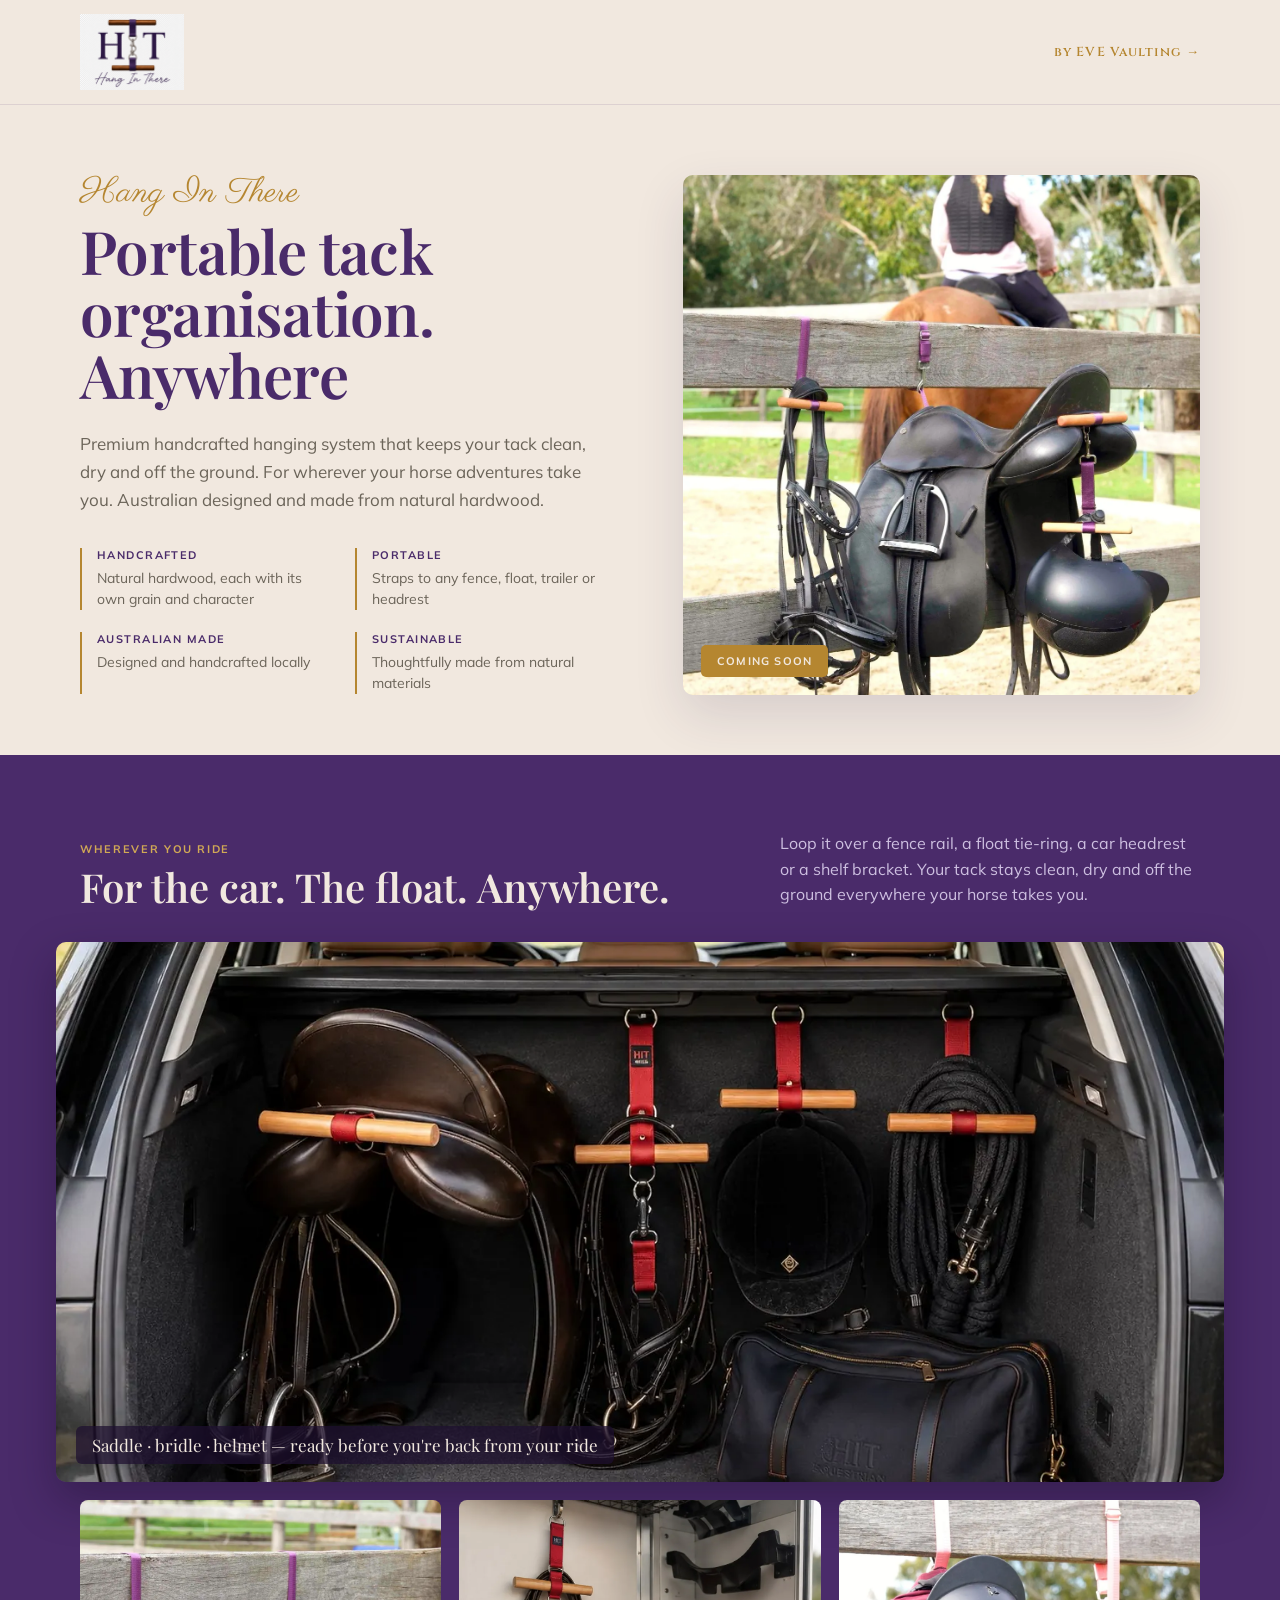
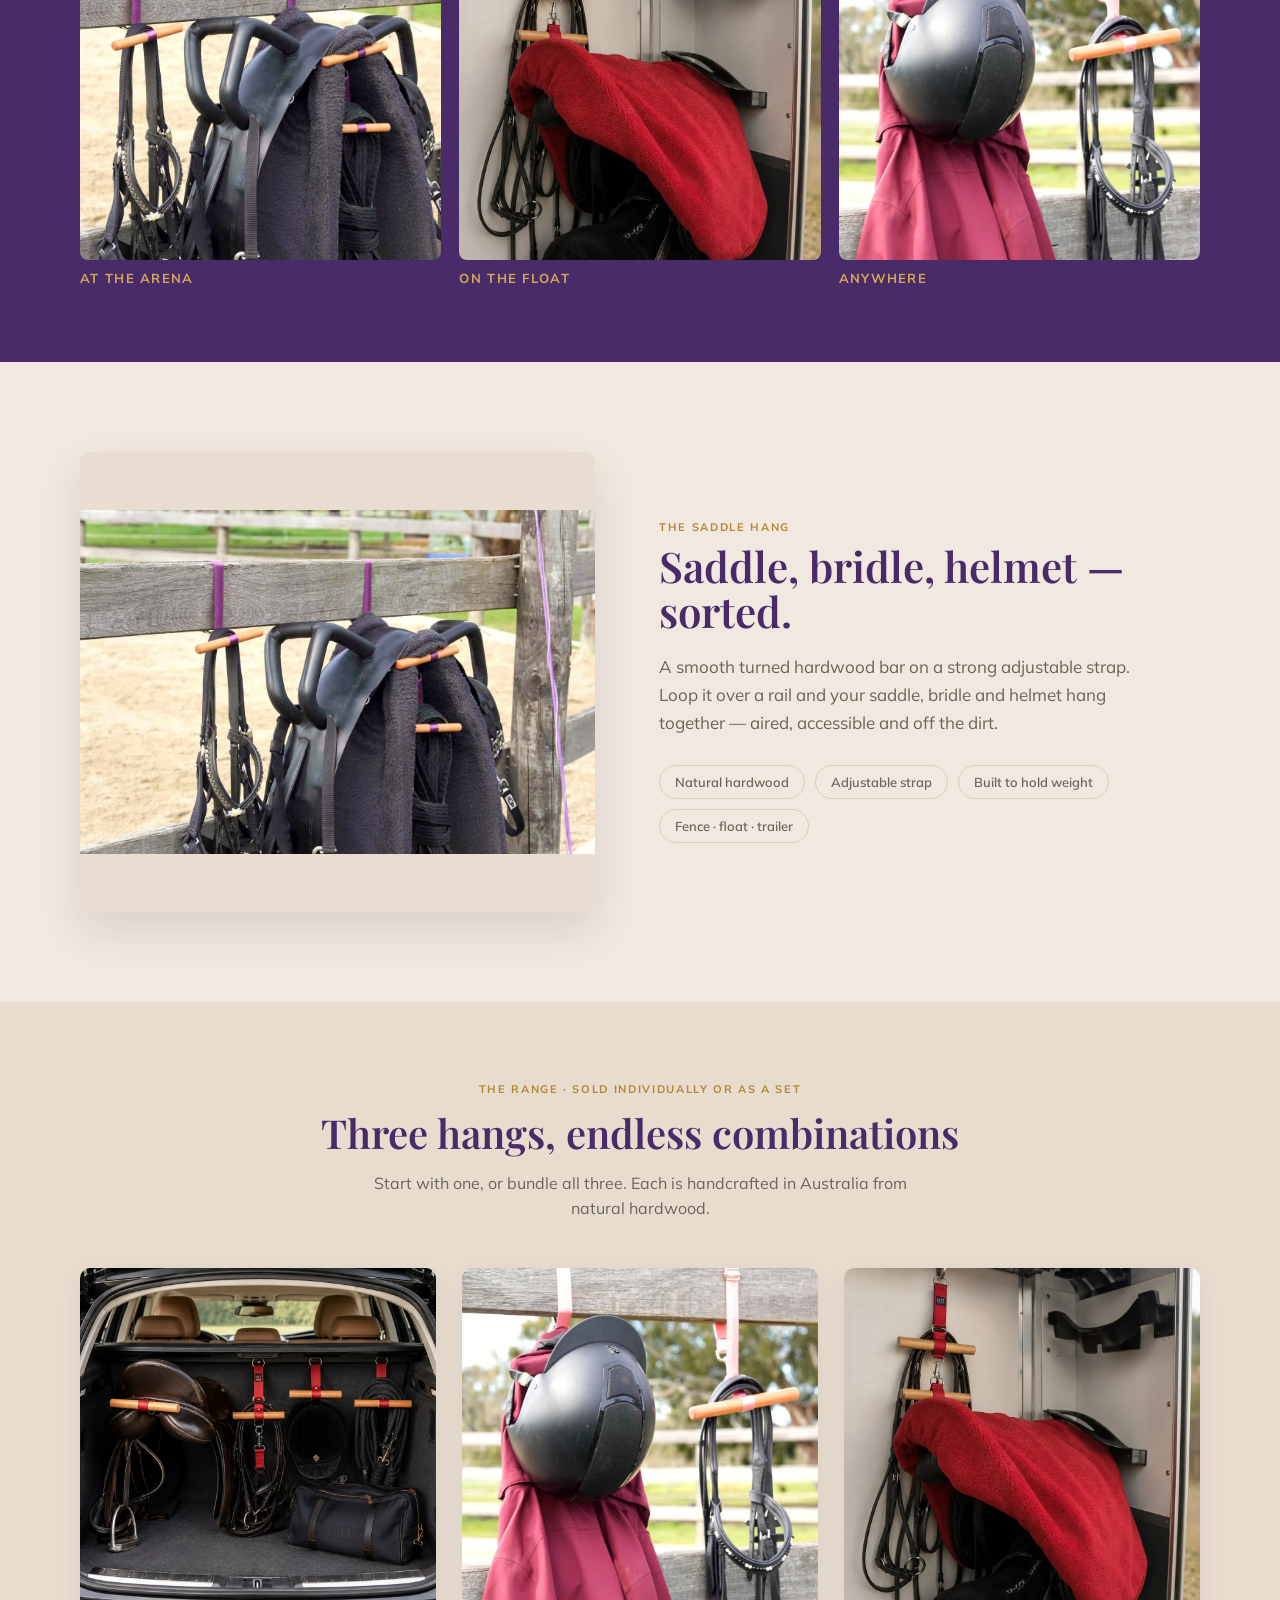
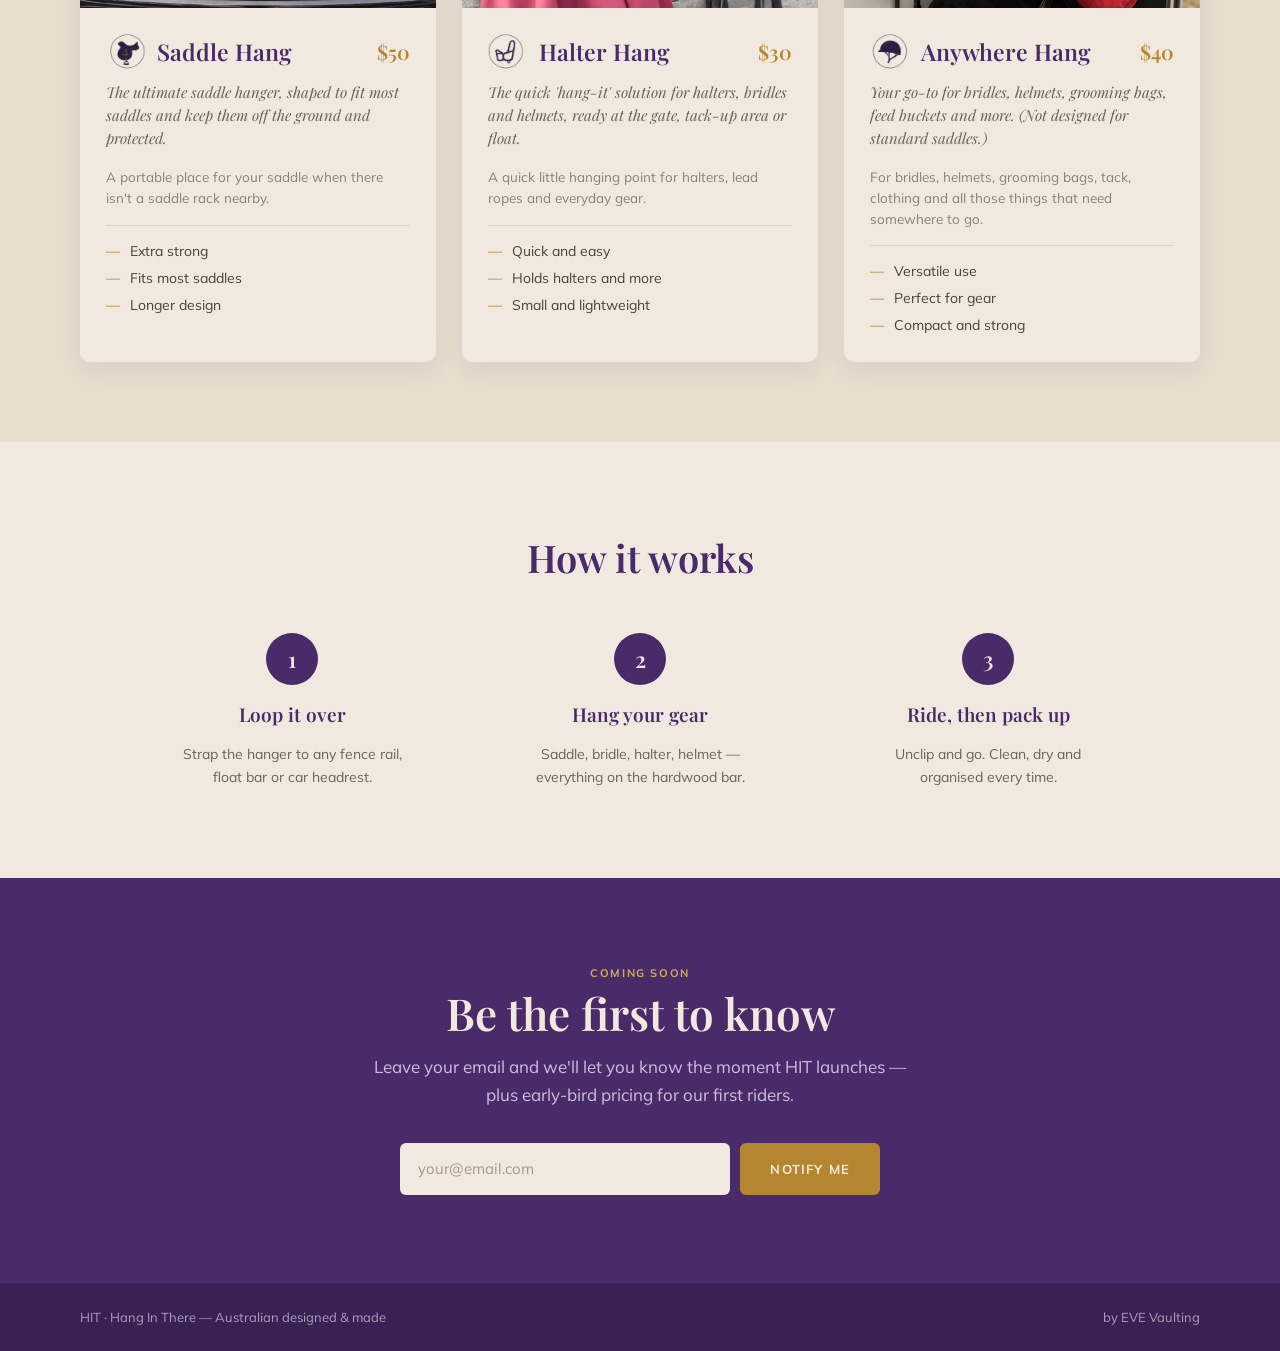
<file: index.html>
<!DOCTYPE html>
<html lang="en-AU">
<head>
<meta charset="UTF-8">
<meta name="viewport" content="width=device-width, initial-scale=1">
<title>HIT — Hang In There | Portable Tack Organisation, Anywhere</title>
<meta name="description" content="Premium handcrafted hanging system that keeps your tack clean, dry and off the ground — wherever your horse takes you. Australian designed and made. Coming soon.">

<link rel="icon" type="image/png" sizes="32x32" href="assets/favicon-32.png">
<link rel="apple-touch-icon" sizes="180x180" href="assets/favicon-180.png">

<meta property="og:title" content="HIT — Hang In There | Portable Tack Organisation, Anywhere">
<meta property="og:description" content="Premium handcrafted hanging system that keeps your tack clean, dry and off the ground — wherever your horse takes you.">
<meta property="og:image" content="assets/hero-main.jpg">
<meta property="og:type" content="website">

<link rel="preconnect" href="https://fonts.googleapis.com">
<link rel="preconnect" href="https://fonts.gstatic.com" crossorigin>
<link href="https://fonts.googleapis.com/css2?family=Cinzel:wght@500;600;700&family=Playfair+Display:ital,wght@0,500;0,600;0,700;1,500;1,600&family=Parisienne&family=Mulish:wght@400;500;600;700&display=swap" rel="stylesheet">

<link rel="stylesheet" href="styles.css">
</head>
<body>

<header class="site-header">
  <div class="wrap header-inner">
    <img class="logo" src="assets/logo-hit.png" alt="HIT — Hang In There" width="140" height="103">
    <a class="header-link" href="#notify">by EVE Vaulting <span aria-hidden="true">→</span></a>
  </div>
</header>

<main>

  <!-- hero -->
  <section class="hero">
    <div class="wrap hero-grid">
      <div class="hero-copy">
        <p class="script-tag">Hang In There</p>
        <h1>Portable tack organisation. Anywhere</h1>
        <p class="lede">Premium handcrafted hanging system that keeps your tack clean, dry and off the ground. For wherever your horse adventures take you. Australian designed and made from natural hardwood.</p>
        <ul class="feature-grid">
          <li>
            <span class="feature-title">Handcrafted</span>
            <span class="feature-desc">Natural hardwood, each with its own grain and character</span>
          </li>
          <li>
            <span class="feature-title">Portable</span>
            <span class="feature-desc">Straps to any fence, float, trailer or headrest</span>
          </li>
          <li>
            <span class="feature-title">Australian made</span>
            <span class="feature-desc">Designed and handcrafted locally</span>
          </li>
          <li>
            <span class="feature-title">Sustainable</span>
            <span class="feature-desc">Thoughtfully made from natural materials</span>
          </li>
        </ul>
      </div>
      <div class="hero-media">
        <div class="hero-media-inner" data-parallax="0.06">
          <picture>
            <source srcset="assets/hero-main.webp" type="image/webp">
            <img src="assets/hero-main.jpg" alt="A saddle, bridle, helmet and lead rope all hanging neatly from HIT hangers inside a car boot" width="1200" height="1600" loading="eager" fetchpriority="high">
          </picture>
        </div>
        <span class="badge">Coming Soon</span>
      </div>
    </div>
  </section>

  <!-- anywhere it's used -->
  <section class="use-anywhere">
    <div class="wrap">
      <div class="section-head">
        <div>
          <p class="eyebrow eyebrow--light">Wherever you ride</p>
          <h2>For the car. The float. Anywhere.</h2>
        </div>
        <p class="section-sub">Loop it over a fence rail, a float tie-ring, a car headrest or a shelf bracket. Your tack stays clean, dry and off the ground everywhere your horse takes you.</p>
      </div>

      <div class="showcase">
        <picture>
          <source srcset="assets/boot-range.webp" type="image/webp">
          <img src="assets/boot-range.jpg" alt="A saddle, bridle and helmet hanging from purple HIT straps on an arena fence rail, with a horse and rider in the background" width="1400" height="1050" loading="lazy">
        </picture>
        <p class="showcase-caption">Saddle · bridle · helmet — ready before you're back from your ride</p>
      </div>

      <div class="thumb-grid">
        <figure class="thumb">
          <picture>
            <source srcset="assets/saddle-hang.webp" type="image/webp">
            <img src="assets/saddle-hang.jpg" alt="Saddle and bridle hanging from HIT hangers on a wooden arena fence" width="1400" height="934" loading="lazy">
          </picture>
          <figcaption>At the arena</figcaption>
        </figure>
        <figure class="thumb">
          <picture>
            <source srcset="assets/hero-float.webp" type="image/webp">
            <img src="assets/hero-float.jpg" alt="Bridle and saddle cover hanging from a red HIT hanger inside a float tack locker" width="1000" height="1333" loading="lazy">
          </picture>
          <figcaption>On the float</figcaption>
        </figure>
        <figure class="thumb">
          <picture>
            <source srcset="assets/trailer.webp" type="image/webp">
            <img src="assets/trailer.jpg" alt="Helmet, jacket and bridle hanging from pink HIT straps on a fence rail" width="1000" height="1500" loading="lazy">
          </picture>
          <figcaption>Anywhere</figcaption>
        </figure>
      </div>
    </div>
  </section>

  <!-- saddle hang detail -->
  <section class="detail">
    <div class="wrap detail-grid">
      <div class="detail-media">
        <picture>
          <source srcset="assets/saddle-hang.webp" type="image/webp">
          <img src="assets/saddle-hang.jpg" alt="Close-up of the Saddle Hang holding a saddle and bridle from a fence rail" width="1400" height="934" loading="lazy">
        </picture>
      </div>
      <div class="detail-copy">
        <p class="eyebrow">The Saddle Hang</p>
        <h2>Saddle, bridle, helmet — sorted.</h2>
        <p class="lede">A smooth turned hardwood bar on a strong adjustable strap. Loop it over a rail and your saddle, bridle and helmet hang together — aired, accessible and off the dirt.</p>
        <ul class="tag-list">
          <li>Natural hardwood</li>
          <li>Adjustable strap</li>
          <li>Built to hold weight</li>
          <li>Fence · float · trailer</li>
        </ul>
      </div>
    </div>
  </section>

  <!-- range -->
  <section class="range">
    <div class="wrap">
      <p class="eyebrow">The range · sold individually or as a set</p>
      <h2>Three hangs, endless combinations</h2>
      <p class="section-sub section-sub--center">Start with one, or bundle all three. Each is handcrafted in Australia from natural hardwood.</p>

      <div class="range-grid">

        <article class="product-card">
          <div class="product-media">
            <picture>
              <source srcset="assets/boot-range.webp" type="image/webp">
              <img src="assets/boot-range.jpg" alt="The Saddle Hang in use, holding a saddle on an arena fence" width="1400" height="1050" loading="lazy">
            </picture>
          </div>
          <div class="product-body">
            <div class="product-head">
              <div class="product-name">
                <img src="assets/icon-saddle.png" alt="" width="40" height="40">
                <span>Saddle Hang</span>
              </div>
              <div class="product-price">$50</div>
            </div>
            <p class="product-italic">The ultimate saddle hanger, shaped to fit most saddles and keep them off the ground and protected.</p>
            <p class="product-desc">A portable place for your saddle when there isn't a saddle rack nearby.</p>
            <ul class="product-list">
              <li>Extra strong</li>
              <li>Fits most saddles</li>
              <li>Longer design</li>
            </ul>
          </div>
        </article>

        <article class="product-card">
          <div class="product-media">
            <picture>
              <source srcset="assets/trailer.webp" type="image/webp">
              <img src="assets/trailer.jpg" alt="The Halter Hang in use, holding a bridle on a fence rail" width="1000" height="1500" loading="lazy">
            </picture>
          </div>
          <div class="product-body">
            <div class="product-head">
              <div class="product-name">
                <img src="assets/icon-halter.png" alt="" width="40" height="40">
                <span>Halter Hang</span>
              </div>
              <div class="product-price">$30</div>
            </div>
            <p class="product-italic">The quick 'hang-it' solution for halters, bridles and helmets, ready at the gate, tack-up area or float.</p>
            <p class="product-desc">A quick little hanging point for halters, lead ropes and everyday gear.</p>
            <ul class="product-list">
              <li>Quick and easy</li>
              <li>Holds halters and more</li>
              <li>Small and lightweight</li>
            </ul>
          </div>
        </article>

        <article class="product-card">
          <div class="product-media">
            <picture>
              <source srcset="assets/hero-float.webp" type="image/webp">
              <img src="assets/hero-float.jpg" alt="The Anywhere Hang in use, holding a bridle and saddle cover in a float tack locker" width="1000" height="1333" loading="lazy">
            </picture>
          </div>
          <div class="product-body">
            <div class="product-head">
              <div class="product-name">
                <img src="assets/icon-anywhere.png" alt="" width="40" height="40">
                <span>Anywhere Hang</span>
              </div>
              <div class="product-price">$40</div>
            </div>
            <p class="product-italic">Your go-to for bridles, helmets, grooming bags, feed buckets and more. (Not designed for standard saddles.)</p>
            <p class="product-desc">For bridles, helmets, grooming bags, tack, clothing and all those things that need somewhere to go.</p>
            <ul class="product-list">
              <li>Versatile use</li>
              <li>Perfect for gear</li>
              <li>Compact and strong</li>
            </ul>
          </div>
        </article>

      </div>
    </div>
  </section>

  <!-- how it works -->
  <section class="how">
    <div class="wrap wrap--narrow">
      <h2 class="tc">How it works</h2>
      <ol class="how-grid">
        <li>
          <span class="how-num">1</span>
          <span class="how-title">Loop it over</span>
          <p>Strap the hanger to any fence rail, float bar or car headrest.</p>
        </li>
        <li>
          <span class="how-num">2</span>
          <span class="how-title">Hang your gear</span>
          <p>Saddle, bridle, halter, helmet — everything on the hardwood bar.</p>
        </li>
        <li>
          <span class="how-num">3</span>
          <span class="how-title">Ride, then pack up</span>
          <p>Unclip and go. Clean, dry and organised every time.</p>
        </li>
      </ol>
    </div>
  </section>

  <!-- closing capture -->
  <section id="notify" class="notify">
    <div class="wrap wrap--narrow tc">
      <p class="eyebrow eyebrow--light">Coming Soon</p>
      <h2>Be the first to know</h2>
      <p class="lede lede--center">Leave your email and we'll let you know the moment HIT launches — plus early-bird pricing for our first riders.</p>

      <div class="notify-success" id="notify-success" hidden>
        <div class="notify-title">You're on the list 🎉</div>
        <div class="notify-sub">We'll email <span id="notify-email"></span> when we launch.</div>
      </div>

      <form class="notify-form" id="notify-form" name="notify" method="POST" data-netlify="true" netlify-honeypot="bot-field">
        <input type="hidden" name="form-name" value="notify">
        <p class="hp-field" hidden><label>Don't fill this out: <input name="bot-field"></label></p>
        <div class="notify-row">
          <label class="sr-only" for="email">Email address</label>
          <input type="email" id="email" name="email" placeholder="your@email.com" required>
          <button type="submit">Notify me</button>
        </div>
        <p class="notify-error" id="notify-error" hidden>Please enter a valid email address.</p>
      </form>
    </div>
  </section>

</main>

<footer class="site-footer">
  <div class="wrap footer-inner">
    <p>HIT · Hang In There — Australian designed &amp; made</p>
    <p>by EVE Vaulting</p>
  </div>
</footer>

<script src="script.js"></script>
</body>
</html>
</file>
<file: styles.css>
/* HIT — Hang In There | site styles */

:root{
  --cream:#f1e8df;
  --cream-deep:#e8dccf;
  --sand:#e8ddd0;
  --ink:#4a4237;
  --ink-soft:#6b6459;
  --ink-mute:#8a8275;
  --line:#d8cfbe;
  --gold:#b58630;
  --gold-hover:#9a7842;
  --gold-soft:#d1a955;
  --purple:#4a2b6a;
  --purple-deep:#3a2154;
  --purple-mid:#5a3a80;
  --font-script:'Parisienne',cursive;
  --font-display:'Playfair Display',serif;
  --font-caps:'Cinzel',serif;
  --font-body:'Mulish',system-ui,-apple-system,sans-serif;
}

*,*::before,*::after{box-sizing:border-box}
html{scroll-behavior:smooth}
html,body{max-width:100%;overflow-x:hidden}
body{
  margin:0;
  background:var(--cream);
  color:var(--ink);
  font-family:var(--font-body);
  -webkit-font-smoothing:antialiased;
  text-rendering:optimizeLegibility;
}
img{max-width:100%;display:block}
a{color:var(--gold);text-decoration:none}
a:hover{color:var(--gold-hover)}
::placeholder{color:#a49b88}
h1,h2{margin:0}
ul,ol{margin:0;padding:0;list-style:none}
p{margin:0}

.wrap{max-width:1200px;margin:0 auto;padding-inline:40px}
.wrap--narrow{max-width:1080px}

.sr-only{
  position:absolute;width:1px;height:1px;padding:0;margin:-1px;
  overflow:hidden;clip:rect(0,0,0,0);white-space:nowrap;border:0;
}

.eyebrow{
  font-size:11px;font-weight:700;letter-spacing:.15em;text-transform:uppercase;
  color:var(--gold);margin:0 0 10px;
}
.eyebrow--light{color:var(--gold-soft)}

.tc{text-align:center}

/* ---------- header ---------- */
.site-header{border-bottom:1px solid rgba(74,43,106,.12)}
.header-inner{
  padding-block:14px;
  display:flex;align-items:center;justify-content:space-between;
}
.logo{height:76px;width:auto}
.header-link{
  font-family:var(--font-caps);font-size:13px;font-weight:600;
  letter-spacing:.08em;color:var(--gold);white-space:nowrap;
}

/* ---------- hero ---------- */
.hero{padding-block:70px 60px}
.hero-grid{
  display:grid;grid-template-columns:1.05fr 1fr;gap:60px;align-items:center;
}
.script-tag{
  font-family:var(--font-script);font-size:34px;line-height:1;color:var(--gold);
  margin:0 0 10px;
}
.hero h1{
  font-family:var(--font-display);font-weight:600;font-size:60px;line-height:1.03;
  color:var(--purple);margin:0 0 24px;letter-spacing:-.01em;
}
.lede{font-size:17px;line-height:1.65;color:var(--ink-soft);max-width:520px;margin:0 0 34px}
.lede--center{max-width:560px;margin-inline:auto}

.feature-grid{
  display:grid;grid-template-columns:1fr 1fr;gap:22px 30px;max-width:520px;
}
.feature-grid li{border-left:2.5px solid var(--gold);padding-left:15px}
.feature-title{
  display:block;font-size:11px;font-weight:700;letter-spacing:.13em;
  text-transform:uppercase;color:var(--purple);margin-bottom:6px;
}
.feature-desc{display:block;font-size:14px;line-height:1.5;color:var(--ink-soft)}

.hero-media{
  position:relative;border-radius:10px;overflow:hidden;height:520px;
  background:var(--sand);box-shadow:0 20px 50px rgba(58,42,82,.14);
}
.hero-media-inner{position:absolute;inset:-10% 0;will-change:transform}
.hero-media-inner img{width:100%;height:100%;object-fit:cover}
.badge{
  position:absolute;bottom:18px;left:18px;background:var(--gold);color:var(--cream);
  font-size:11px;font-weight:700;letter-spacing:.11em;text-transform:uppercase;
  padding:9px 16px;border-radius:5px;pointer-events:none;
}

/* ---------- use anywhere ---------- */
.use-anywhere{background:var(--purple);color:#efe4dc}
.use-anywhere .wrap{padding-block:76px}
.section-head{
  display:flex;align-items:flex-end;justify-content:space-between;flex-wrap:wrap;
  gap:16px;margin-bottom:34px;
}
.use-anywhere h2{
  font-family:var(--font-display);font-weight:600;font-size:40px;line-height:1.05;
  color:var(--cream);margin:0;
}
.section-sub{font-size:16px;line-height:1.6;color:#cdbfe0;max-width:420px;margin:0}
.section-sub--center{max-width:540px;margin:0 auto 46px;color:var(--ink-soft)}

.showcase{
  position:relative;border-radius:10px;overflow:hidden;height:540px;margin-inline:-24px;
  background:var(--purple-mid);box-shadow:0 18px 44px rgba(20,10,34,.35);
}
.showcase picture,.showcase img{position:absolute;inset:0;width:100%;height:100%;object-fit:cover}
.showcase-caption{
  position:absolute;bottom:18px;left:20px;background:rgba(30,16,48,.72);color:var(--cream);
  font-family:var(--font-display);font-size:17px;padding:8px 16px;border-radius:6px;
  pointer-events:none;z-index:2;max-width:calc(100% - 40px);
}

.thumb-grid{
  display:grid;grid-template-columns:repeat(3,minmax(0,1fr));gap:18px;margin-top:18px;
}
.thumb{margin:0;display:flex;flex-direction:column;gap:10px}
.thumb picture,.thumb > *:first-child{
  position:relative;border-radius:8px;overflow:hidden;height:360px;background:var(--purple-mid);
  display:block;
}
.thumb img{width:100%;height:100%;object-fit:cover}
.thumb figcaption{
  font-size:13px;font-weight:700;letter-spacing:.1em;text-transform:uppercase;color:var(--gold-soft);
}

/* ---------- detail ---------- */
.detail .wrap{padding-block:90px}
.detail-grid{display:grid;grid-template-columns:1fr 1.05fr;gap:64px;align-items:center}
.detail-media{
  position:relative;border-radius:10px;overflow:hidden;height:460px;background:var(--sand);
  box-shadow:0 18px 44px rgba(58,42,82,.12);
}
.detail-media img{width:100%;height:100%;object-fit:contain}
.detail-copy h2{
  font-family:var(--font-display);font-weight:600;font-size:42px;line-height:1.06;
  color:var(--purple);margin:0 0 20px;
}
.detail-copy .lede{max-width:480px;margin-bottom:28px}
.tag-list{display:flex;flex-wrap:wrap;gap:10px}
.tag-list li{
  border:1.5px solid var(--line);border-radius:22px;padding:8px 15px;
  font-size:13px;font-weight:600;color:var(--ink-soft);
}

/* ---------- range ---------- */
.range{background:var(--cream-deep)}
.range .wrap{padding-block:80px;text-align:center}
.range h2{
  font-family:var(--font-display);font-weight:600;font-size:40px;color:var(--purple);
  margin:0 0 12px;
}

.range-grid{
  display:grid;grid-template-columns:repeat(3,minmax(0,1fr));gap:26px;text-align:left;
}
.product-card{
  background:var(--cream);border-radius:10px;overflow:hidden;
  box-shadow:0 8px 24px rgba(58,42,82,.07);
}
.product-media{position:relative;height:340px;background:var(--sand)}
.product-media img{width:100%;height:100%;object-fit:cover}
.product-body{padding:24px 26px 28px}
.product-head{
  display:flex;align-items:center;justify-content:space-between;gap:12px;margin-bottom:9px;
}
.product-name{display:flex;align-items:center;gap:11px}
.product-name img{width:40px;height:40px;flex:none}
.product-name span{
  font-family:var(--font-display);font-weight:600;font-size:23px;color:var(--purple);
}
.product-price{font-family:var(--font-display);font-weight:600;font-size:20px;color:var(--gold)}
.product-italic{
  font-family:var(--font-display);font-style:italic;font-size:15px;line-height:1.55;
  color:var(--ink-soft);margin:0 0 16px;
}
.product-desc{font-size:13.5px;line-height:1.55;color:var(--ink-mute);margin:0 0 16px}
.product-list{
  display:flex;flex-direction:column;gap:9px;padding-top:16px;
  border-top:1px solid rgba(74,43,106,.12);
}
.product-list li{
  display:flex;gap:10px;align-items:baseline;font-size:14px;color:var(--ink);
}
.product-list li::before{content:'—';color:var(--gold)}

/* ---------- how it works ---------- */
.how .wrap{padding-block:90px}
.how h2{
  font-family:var(--font-display);font-weight:600;font-size:38px;color:var(--purple);
  margin-bottom:50px;
}
.how-grid{display:grid;grid-template-columns:repeat(3,minmax(0,1fr));gap:44px}
.how-grid li{display:flex;flex-direction:column;align-items:center;gap:16px;text-align:center}
.how-num{
  width:52px;height:52px;border-radius:50%;background:var(--purple);color:var(--cream);
  font-family:var(--font-display);font-weight:600;font-size:22px;
  display:flex;align-items:center;justify-content:center;
}
.how-title{font-family:var(--font-display);font-weight:600;font-size:19px;color:var(--purple)}
.how-grid p{font-size:14px;line-height:1.6;color:var(--ink-soft);max-width:240px}

/* ---------- notify ---------- */
.notify{background:var(--purple)}
.notify .wrap{padding-block:88px}
.notify h2{
  font-family:var(--font-display);font-weight:600;font-size:44px;line-height:1.06;
  color:var(--cream);margin:0 0 16px;
}
.notify .lede{color:#cdbfe0;margin-bottom:34px}

.notify-success{
  background:rgba(181,132,46,.16);border:1.5px solid var(--gold);border-radius:8px;
  padding:22px 26px;max-width:460px;margin:0 auto;
}
.notify-title{
  font-family:var(--font-display);font-weight:600;font-size:20px;color:var(--cream);
  margin-bottom:4px;
}
.notify-sub{font-size:14px;color:#cdbfe0}

.hp-field{position:absolute;left:-9999px}

.notify-row{
  display:flex;gap:10px;max-width:480px;margin:0 auto;flex-wrap:wrap;justify-content:center;
}
.notify-row input{
  flex:1;min-width:220px;height:52px;border:none;border-radius:6px;padding:0 18px;
  font-family:var(--font-body);font-size:15px;color:var(--purple);background:var(--cream);
}
.notify-row input:focus-visible{outline:2px solid var(--gold-soft);outline-offset:2px}
.notify-row button{
  height:52px;padding:0 30px;border:none;border-radius:6px;background:var(--gold);
  color:var(--cream);font-family:var(--font-body);font-weight:700;font-size:13px;
  letter-spacing:.09em;text-transform:uppercase;cursor:pointer;transition:background .15s ease;
}
.notify-row button:hover,.notify-row button:focus-visible{background:var(--gold-hover)}
.notify-error{font-size:13px;color:#e0b0b0;margin-top:12px}

/* ---------- footer ---------- */
.site-footer{background:var(--purple-deep)}
.footer-inner{
  padding-block:26px;display:flex;align-items:center;justify-content:space-between;
  flex-wrap:wrap;gap:12px;
}
.footer-inner p{font-size:13px;color:#a99fbb;margin:0}

/* ---------- scroll reveal (classes added by script.js only — content stays
   visible with no-JS / reduced-motion) ---------- */
.reveal-init{opacity:0;transform:translateY(18px);transition:opacity .7s ease,transform .7s ease}
.reveal-init.reveal-in{opacity:1;transform:none}
@media (prefers-reduced-motion:reduce){
  .reveal-init{opacity:1;transform:none;transition:none}
}

/* ---------- responsive ---------- */
@media(max-width:960px){
  .thumb-grid{grid-template-columns:minmax(0,1fr) minmax(0,1fr)}
  .range-grid{grid-template-columns:minmax(0,1fr) minmax(0,1fr)}
  .how-grid{grid-template-columns:minmax(0,1fr) minmax(0,1fr)}
}
@media(max-width:820px){
  .wrap{padding-inline:24px}
  .hero-grid,.detail-grid{grid-template-columns:1fr}
  .hero h1{font-size:44px}
  .hero-media{height:420px;order:-1}
  .showcase{height:400px;margin-inline:0}
  .detail-media{height:360px}
}
@media(max-width:560px){
  .thumb-grid,.range-grid,.how-grid{grid-template-columns:minmax(0,1fr)}
  .hero h1{font-size:36px}
  .feature-grid{grid-template-columns:1fr}
  .use-anywhere .wrap,.detail .wrap,.range .wrap,.how .wrap,.notify .wrap{padding-block:56px}
  .notify h2{font-size:34px}
  .header-inner{flex-direction:column;gap:10px;text-align:center}
}
</file>
